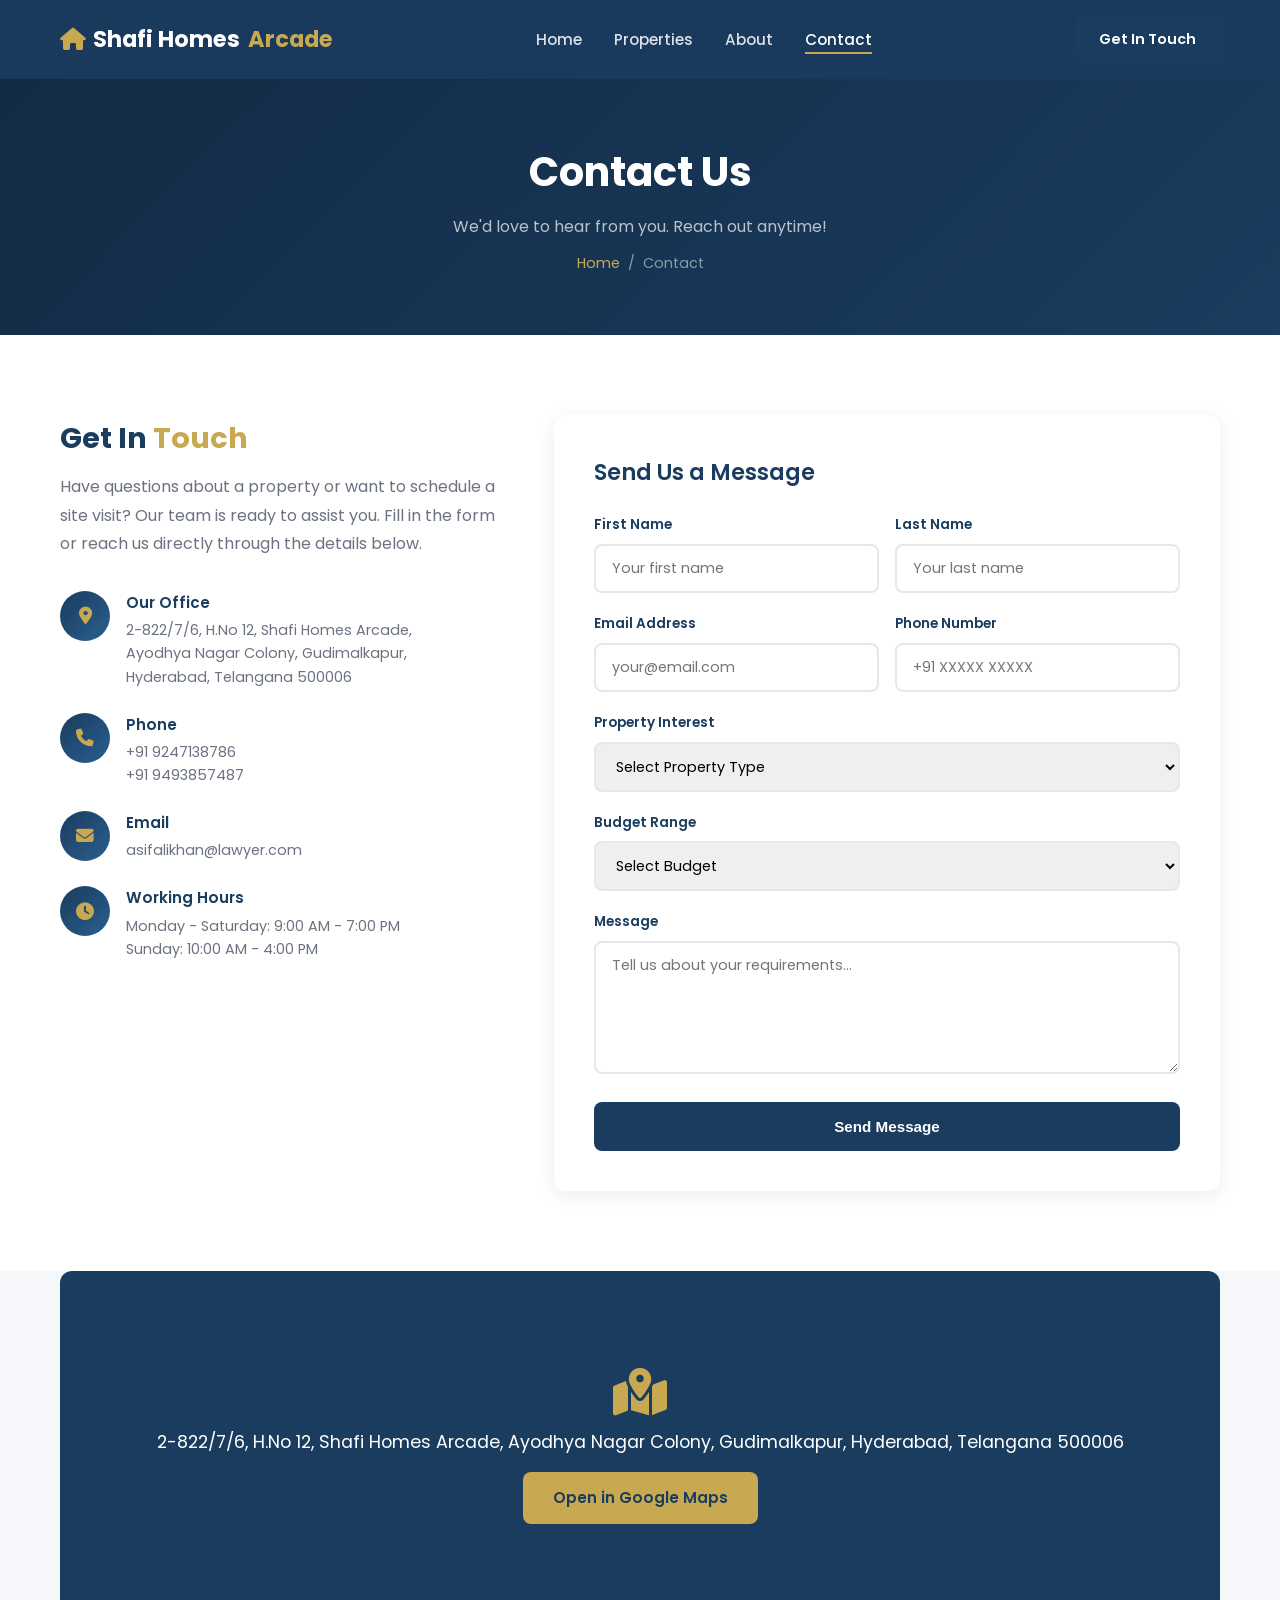
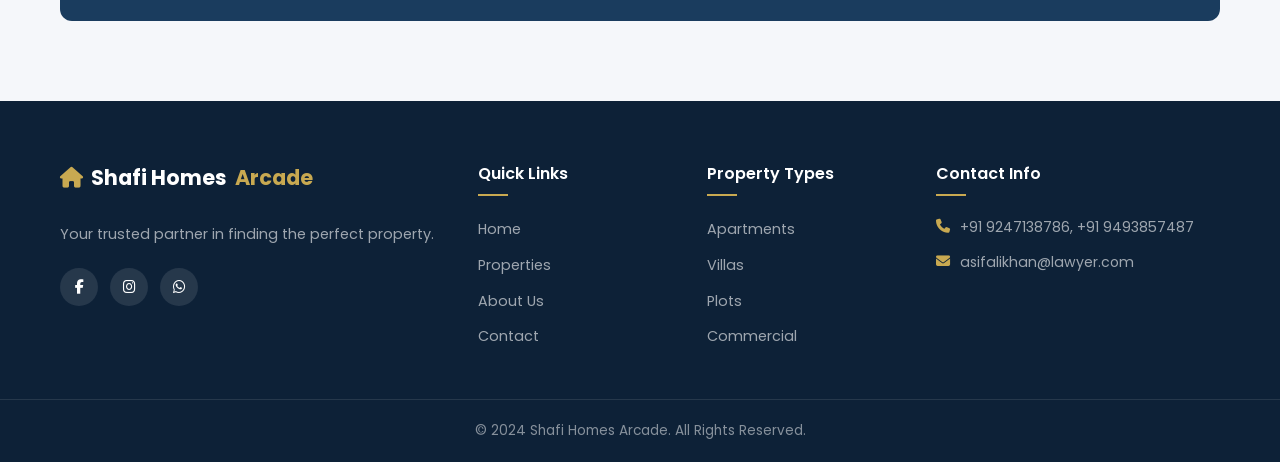
<file: contact.html>
<!DOCTYPE html>
<html lang="en">
<head>
  <meta charset="UTF-8" />
  <meta name="viewport" content="width=device-width, initial-scale=1.0" />
  <title>Contact Us - Shafi Homes Arcade</title>
  <link rel="stylesheet" href="css/style.css" />
  <link href="https://fonts.googleapis.com/css2?family=Poppins:wght@300;400;500;600;700;800&display=swap" rel="stylesheet" />
  <link rel="stylesheet" href="https://cdnjs.cloudflare.com/ajax/libs/font-awesome/6.4.0/css/all.min.css" />
</head>
<body>

  <nav class="navbar" id="navbar">
    <div class="container nav-container">
      <a href="index.html" class="logo"><i class="fas fa-home"></i> Shafi Homes <span>Arcade</span></a>
      <ul class="nav-links" id="navLinks">
        <li><a href="index.html">Home</a></li>
        <li><a href="properties.html">Properties</a></li>
        <li><a href="about.html">About</a></li>
        <li><a href="contact.html" class="active">Contact</a></li>
      </ul>
      <a href="contact.html" class="btn btn-primary nav-cta">Get In Touch</a>
      <button class="hamburger" id="hamburger"><span></span><span></span><span></span></button>
    </div>
  </nav>

  <section class="page-hero">
    <div class="container">
      <h1>Contact Us</h1>
      <p>We'd love to hear from you. Reach out anytime!</p>
      <div class="breadcrumb">
        <a href="index.html">Home</a>
        <span>/</span>
        <span>Contact</span>
      </div>
    </div>
  </section>

  <section class="contact-section">
    <div class="container">
      <div class="contact-grid">
        <div class="contact-info">
          <h2>Get In <span style="color:var(--gold)">Touch</span></h2>
          <p>Have questions about a property or want to schedule a site visit? Our team is ready to assist you. Fill in the form or reach us directly through the details below.</p>

          <div class="contact-detail">
            <div class="contact-icon"><i class="fas fa-map-marker-alt"></i></div>
            <div>
              <h4>Our Office</h4>
              <p>2-822/7/6, H.No 12, Shafi Homes Arcade,<br />Ayodhya Nagar Colony, Gudimalkapur,<br />Hyderabad, Telangana 500006</p>
            </div>
          </div>

          <div class="contact-detail">
            <div class="contact-icon"><i class="fas fa-phone"></i></div>
            <div>
              <h4>Phone</h4>
              <p>+91 9247138786<br />+91 9493857487</p>
            </div>
          </div>

          <div class="contact-detail">
            <div class="contact-icon"><i class="fas fa-envelope"></i></div>
            <div>
              <h4>Email</h4>
              <p>asifalikhan@lawyer.com</p>
            </div>
          </div>

          <div class="contact-detail">
            <div class="contact-icon"><i class="fas fa-clock"></i></div>
            <div>
              <h4>Working Hours</h4>
              <p>Monday - Saturday: 9:00 AM - 7:00 PM<br />Sunday: 10:00 AM - 4:00 PM</p>
            </div>
          </div>

          <div class="social-links" style="margin-top:24px">
            <a href="#"><i class="fab fa-facebook-f"></i></a>
            <a href="#"><i class="fab fa-instagram"></i></a>
            <a href="#"><i class="fab fa-whatsapp"></i></a>
            <a href="#"><i class="fab fa-youtube"></i></a>
          </div>
        </div>

        <div class="contact-form">
          <h3>Send Us a Message</h3>
          <form id="contactForm">
            <div class="form-row">
              <div class="form-group">
                <label>First Name</label>
                <input type="text" placeholder="Your first name" required />
              </div>
              <div class="form-group">
                <label>Last Name</label>
                <input type="text" placeholder="Your last name" required />
              </div>
            </div>
            <div class="form-row">
              <div class="form-group">
                <label>Email Address</label>
                <input type="email" placeholder="your@email.com" required />
              </div>
              <div class="form-group">
                <label>Phone Number</label>
                <input type="tel" placeholder="+91 XXXXX XXXXX" />
              </div>
            </div>
            <div class="form-group">
              <label>Property Interest</label>
              <select>
                <option>Select Property Type</option>
                <option>Apartment</option>
                <option>Villa</option>
                <option>Plot</option>
                <option>Commercial</option>
                <option>Row House</option>
              </select>
            </div>
            <div class="form-group">
              <label>Budget Range</label>
              <select>
                <option>Select Budget</option>
                <option>Under ₹50L</option>
                <option>₹50L - ₹1Cr</option>
                <option>₹1Cr - ₹2Cr</option>
                <option>Above ₹2Cr</option>
              </select>
            </div>
            <div class="form-group">
              <label>Message</label>
              <textarea rows="5" placeholder="Tell us about your requirements..."></textarea>
            </div>
            <button type="submit" class="btn btn-primary" style="width:100%;padding:14px">Send Message</button>
          </form>
        </div>
      </div>
    </div>
  </section>

  <section class="map-section">
    <div class="container">
      <div class="map-placeholder">
        <div style="text-align:center">
          <i class="fas fa-map-marked-alt" style="font-size:3rem;color:var(--gold);display:block;margin-bottom:12px"></i>
          <p>2-822/7/6, H.No 12, Shafi Homes Arcade, Ayodhya Nagar Colony, Gudimalkapur, Hyderabad, Telangana 500006</p>
          <a href="https://maps.google.com" target="_blank" class="btn btn-accent" style="margin-top:16px">Open in Google Maps</a>
        </div>
      </div>
    </div>
  </section>

  <footer class="footer">
    <div class="container footer-grid">
      <div class="footer-brand">
        <a href="index.html" class="logo logo-light"><i class="fas fa-home"></i> Shafi Homes <span>Arcade</span></a>
        <p>Your trusted partner in finding the perfect property.</p>
        <div class="social-links">
          <a href="#"><i class="fab fa-facebook-f"></i></a>
          <a href="#"><i class="fab fa-instagram"></i></a>
          <a href="#"><i class="fab fa-whatsapp"></i></a>
        </div>
      </div>
      <div class="footer-links">
        <h4>Quick Links</h4>
        <ul>
          <li><a href="index.html">Home</a></li>
          <li><a href="properties.html">Properties</a></li>
          <li><a href="about.html">About Us</a></li>
          <li><a href="contact.html">Contact</a></li>
        </ul>
      </div>
      <div class="footer-links">
        <h4>Property Types</h4>
        <ul>
          <li><a href="properties.html">Apartments</a></li>
          <li><a href="properties.html">Villas</a></li>
          <li><a href="properties.html">Plots</a></li>
          <li><a href="properties.html">Commercial</a></li>
        </ul>
      </div>
      <div class="footer-contact">
        <h4>Contact Info</h4>
        <ul>
          <li><i class="fas fa-phone"></i> +91 9247138786, +91 9493857487</li>
          <li><i class="fas fa-envelope"></i> asifalikhan@lawyer.com</li>
        </ul>
      </div>
    </div>
    <div class="footer-bottom">
      <p>&copy; 2024 Shafi Homes Arcade. All Rights Reserved.</p>
    </div>
  </footer>

  <script src="js/main.js"></script>
</body>
</html>
</file>
<file: css/style.css>
/* ===== RESET & BASE ===== */
*, *::before, *::after { box-sizing: border-box; margin: 0; padding: 0; }
html { scroll-behavior: smooth; }
body { font-family: 'Poppins', sans-serif; color: #333; background: #fff; line-height: 1.6; }
a { text-decoration: none; color: inherit; }
ul { list-style: none; }
img { max-width: 100%; display: block; }

/* ===== VARIABLES ===== */
:root {
  --navy: #1a3c5e;
  --navy-dark: #122a44;
  --gold: #c8a951;
  --gold-light: #e0c97f;
  --white: #ffffff;
  --light-bg: #f5f7fa;
  --text-muted: #6b7280;
  --border: #e5e7eb;
  --shadow: 0 4px 20px rgba(0,0,0,0.08);
  --shadow-hover: 0 8px 32px rgba(0,0,0,0.15);
  --radius: 12px;
  --transition: all 0.3s ease;
}

/* ===== UTILITIES ===== */
.container { max-width: 1200px; margin: 0 auto; padding: 0 20px; }
.section { padding: 80px 0; }
.text-center { text-align: center; }
.mt-40 { margin-top: 40px; }

/* ===== BUTTONS ===== */
.btn {
  display: inline-block;
  padding: 12px 28px;
  border-radius: 8px;
  font-weight: 600;
  font-size: 0.95rem;
  cursor: pointer;
  transition: var(--transition);
  border: 2px solid transparent;
}
.btn-primary { background: var(--navy); color: var(--white); }
.btn-primary:hover { background: var(--navy-dark); transform: translateY(-2px); box-shadow: var(--shadow-hover); }
.btn-accent { background: var(--gold); color: var(--navy); }
.btn-accent:hover { background: var(--gold-light); transform: translateY(-2px); box-shadow: var(--shadow-hover); }
.btn-outline { background: transparent; border-color: var(--navy); color: var(--navy); }
.btn-outline:hover { background: var(--navy); color: var(--white); }
.btn-outline-white { background: transparent; border-color: var(--white); color: var(--white); }
.btn-outline-white:hover { background: var(--white); color: var(--navy); }

/* ===== SECTION HEADER ===== */
.section-header { text-align: center; margin-bottom: 50px; }
.section-tag { color: var(--gold); font-weight: 600; font-size: 0.9rem; text-transform: uppercase; letter-spacing: 2px; margin-bottom: 8px; }
.section-header h2 { font-size: 2.2rem; font-weight: 700; color: var(--navy); margin-bottom: 12px; }
.section-header h2 span { color: var(--gold); }
.section-sub { color: var(--text-muted); max-width: 550px; margin: 0 auto; }

/* ===== NAVBAR ===== */
.navbar {
  position: fixed; top: 0; left: 0; right: 0; z-index: 1000;
  background: rgba(26, 60, 94, 0.95);
  backdrop-filter: blur(10px);
  padding: 16px 0;
  transition: var(--transition);
}
.navbar.scrolled { padding: 10px 0; box-shadow: 0 2px 20px rgba(0,0,0,0.2); }
.nav-container { display: flex; align-items: center; justify-content: space-between; }
.logo { font-size: 1.4rem; font-weight: 700; color: var(--white); display: flex; align-items: center; gap: 8px; }
.logo span { color: var(--gold); }
.logo i { color: var(--gold); }
.nav-links { display: flex; gap: 32px; }
.nav-links a { color: rgba(255,255,255,0.85); font-weight: 500; font-size: 0.95rem; transition: var(--transition); position: relative; }
.nav-links a::after { content: ''; position: absolute; bottom: -4px; left: 0; width: 0; height: 2px; background: var(--gold); transition: var(--transition); }
.nav-links a:hover, .nav-links a.active { color: var(--white); }
.nav-links a:hover::after, .nav-links a.active::after { width: 100%; }
.nav-cta { padding: 10px 22px; font-size: 0.9rem; }
.hamburger { display: none; flex-direction: column; gap: 5px; background: none; border: none; cursor: pointer; padding: 4px; }
.hamburger span { display: block; width: 24px; height: 2px; background: var(--white); transition: var(--transition); border-radius: 2px; }

/* ===== HERO ===== */
.hero {
  min-height: 100vh;
  background: linear-gradient(135deg, #0d2137 0%, #1a3c5e 40%, #2a5f8f 70%, #1a3c5e 100%);
  display: flex; align-items: center;
  position: relative; overflow: hidden;
  padding-top: 80px;
}
.hero::before {
  content: '';
  position: absolute; inset: 0;
  background: url('https://placehold.co/1920x1080/0d2137/1a3c5e?text=') center/cover no-repeat;
  opacity: 0.1;
}
.hero-overlay { position: absolute; inset: 0; background: radial-gradient(ellipse at 70% 50%, rgba(200,169,81,0.1) 0%, transparent 60%); }
.hero-content { position: relative; z-index: 1; max-width: 800px; }
.hero-tag { color: var(--gold); font-weight: 600; font-size: 0.9rem; text-transform: uppercase; letter-spacing: 3px; margin-bottom: 16px; }
.hero-content h1 { font-size: clamp(2.2rem, 5vw, 3.8rem); font-weight: 800; color: var(--white); line-height: 1.2; margin-bottom: 20px; }
.hero-content h1 span { color: var(--gold); }
.hero-sub { color: rgba(255,255,255,0.8); font-size: 1.1rem; margin-bottom: 40px; max-width: 550px; }

/* Search Box */
.search-box {
  background: var(--white);
  border-radius: var(--radius);
  padding: 24px;
  display: flex; gap: 16px; align-items: flex-end;
  box-shadow: 0 20px 60px rgba(0,0,0,0.3);
  flex-wrap: wrap;
}
.search-field { flex: 1; min-width: 160px; }
.search-field label { display: block; font-size: 0.8rem; font-weight: 600; color: var(--text-muted); margin-bottom: 6px; text-transform: uppercase; letter-spacing: 1px; }
.search-field select {
  width: 100%; padding: 12px 16px;
  border: 2px solid var(--border); border-radius: 8px;
  font-family: 'Poppins', sans-serif; font-size: 0.9rem; color: #333;
  background: #fff; cursor: pointer; transition: var(--transition);
  appearance: none;
  background-image: url("data:image/svg+xml,%3Csvg xmlns='http://www.w3.org/2000/svg' width='12' height='12' viewBox='0 0 12 12'%3E%3Cpath fill='%231a3c5e' d='M6 8L1 3h10z'/%3E%3C/svg%3E");
  background-repeat: no-repeat; background-position: right 12px center;
}
.search-field select:focus { outline: none; border-color: var(--navy); }
.search-btn { padding: 14px 28px; white-space: nowrap; }

/* ===== STATS ===== */
.stats { background: var(--navy); padding: 40px 0; }
.stats-grid { display: grid; grid-template-columns: repeat(4, 1fr); gap: 20px; text-align: center; }
.stat-item h3 { font-size: 2.2rem; font-weight: 800; color: var(--gold); }
.stat-item p { color: rgba(255,255,255,0.8); font-size: 0.9rem; margin-top: 4px; }

/* ===== PROPERTY CARDS ===== */
.featured-properties { background: var(--light-bg); }
.properties-grid { display: grid; grid-template-columns: repeat(3, 1fr); gap: 28px; }
.property-card {
  background: var(--white); border-radius: var(--radius);
  overflow: hidden; box-shadow: var(--shadow);
  transition: var(--transition);
}
.property-card:hover { transform: translateY(-6px); box-shadow: var(--shadow-hover); }
.card-img-wrap { position: relative; overflow: hidden; height: 220px; }
.card-img-wrap img { width: 100%; height: 100%; object-fit: cover; transition: transform 0.4s ease; }
.property-card:hover .card-img-wrap img { transform: scale(1.05); }
.badge {
  position: absolute; top: 14px; padding: 4px 12px;
  border-radius: 20px; font-size: 0.75rem; font-weight: 600;
}
.badge-sale { left: 14px; background: var(--navy); color: var(--white); }
.badge-rent { left: 14px; background: #16a34a; color: var(--white); }
.badge-featured { right: 14px; background: var(--gold); color: var(--navy); }
.card-body { padding: 20px; }
.card-body h3 { font-size: 1.1rem; font-weight: 600; color: var(--navy); margin-bottom: 8px; }
.card-location { color: var(--text-muted); font-size: 0.85rem; margin-bottom: 14px; }
.card-location i { color: var(--gold); margin-right: 4px; }
.card-meta { display: flex; gap: 16px; margin-bottom: 16px; padding-bottom: 16px; border-bottom: 1px solid var(--border); }
.card-meta span { font-size: 0.82rem; color: var(--text-muted); }
.card-meta i { color: var(--navy); margin-right: 4px; }
.card-footer { display: flex; align-items: center; justify-content: space-between; }
.price { font-size: 1.25rem; font-weight: 700; color: var(--gold); }

/* ===== WHY US ===== */
.why-us { background: var(--white); }
.features-grid { display: grid; grid-template-columns: repeat(3, 1fr); gap: 28px; }
.feature-card {
  background: var(--light-bg); border-radius: var(--radius);
  padding: 32px 24px; text-align: center;
  transition: var(--transition); border: 2px solid transparent;
}
.feature-card:hover { border-color: var(--gold); background: var(--white); box-shadow: var(--shadow-hover); transform: translateY(-4px); }
.feature-icon {
  width: 70px; height: 70px; border-radius: 50%;
  background: linear-gradient(135deg, var(--navy), #2a5f8f);
  display: flex; align-items: center; justify-content: center;
  margin: 0 auto 20px;
}
.feature-icon i { font-size: 1.6rem; color: var(--gold); }
.feature-card h3 { font-size: 1.05rem; font-weight: 600; color: var(--navy); margin-bottom: 10px; }
.feature-card p { color: var(--text-muted); font-size: 0.9rem; line-height: 1.7; }

/* ===== TESTIMONIALS ===== */
.testimonials { background: var(--light-bg); }
.testimonials-grid { display: grid; grid-template-columns: repeat(3, 1fr); gap: 28px; }
.testimonial-card {
  background: var(--white); border-radius: var(--radius);
  padding: 28px; box-shadow: var(--shadow);
  transition: var(--transition);
}
.testimonial-card:hover { transform: translateY(-4px); box-shadow: var(--shadow-hover); }
.stars { color: var(--gold); margin-bottom: 14px; font-size: 0.9rem; }
.testimonial-card > p { color: var(--text-muted); font-size: 0.9rem; line-height: 1.8; margin-bottom: 20px; font-style: italic; }
.testimonial-author { display: flex; align-items: center; gap: 12px; }
.testimonial-author img { width: 50px; height: 50px; border-radius: 50%; object-fit: cover; }
.testimonial-author h4 { font-size: 0.95rem; font-weight: 600; color: var(--navy); }
.testimonial-author span { font-size: 0.8rem; color: var(--text-muted); }

/* ===== CTA BANNER ===== */
.cta-banner {
  background: linear-gradient(135deg, var(--navy) 0%, #2a5f8f 100%);
  padding: 80px 0; text-align: center;
  position: relative; overflow: hidden;
}
.cta-banner::before {
  content: ''; position: absolute; top: -50%; right: -10%;
  width: 400px; height: 400px; border-radius: 50%;
  background: rgba(200,169,81,0.1);
}
.cta-content { position: relative; z-index: 1; }
.cta-banner h2 { font-size: 2.2rem; font-weight: 700; color: var(--white); margin-bottom: 14px; }
.cta-banner p { color: rgba(255,255,255,0.8); font-size: 1.05rem; margin-bottom: 32px; }
.cta-buttons { display: flex; gap: 16px; justify-content: center; flex-wrap: wrap; }

/* ===== FOOTER ===== */
.footer { background: #0d2137; padding: 60px 0 0; }
.footer-grid { display: grid; grid-template-columns: 2fr 1fr 1fr 1.5fr; gap: 40px; padding-bottom: 40px; }
.footer-brand .logo-light { color: var(--white); font-size: 1.3rem; margin-bottom: 16px; display: inline-flex; }
.footer-brand p { color: rgba(255,255,255,0.6); font-size: 0.9rem; line-height: 1.8; margin-top: 12px; margin-bottom: 20px; }
.social-links { display: flex; gap: 12px; }
.social-links a {
  width: 38px; height: 38px; border-radius: 50%;
  background: rgba(255,255,255,0.1); color: var(--white);
  display: flex; align-items: center; justify-content: center;
  font-size: 0.9rem; transition: var(--transition);
}
.social-links a:hover { background: var(--gold); color: var(--navy); }
.footer-links h4, .footer-contact h4 { color: var(--white); font-size: 1rem; font-weight: 600; margin-bottom: 20px; position: relative; padding-bottom: 10px; }
.footer-links h4::after, .footer-contact h4::after { content: ''; position: absolute; bottom: 0; left: 0; width: 30px; height: 2px; background: var(--gold); }
.footer-links ul li { margin-bottom: 10px; }
.footer-links ul li a { color: rgba(255,255,255,0.6); font-size: 0.9rem; transition: var(--transition); }
.footer-links ul li a:hover { color: var(--gold); padding-left: 6px; }
.footer-contact ul li { display: flex; gap: 10px; color: rgba(255,255,255,0.6); font-size: 0.88rem; margin-bottom: 12px; line-height: 1.6; }
.footer-contact ul li i { color: var(--gold); margin-top: 3px; flex-shrink: 0; }
.footer-bottom { border-top: 1px solid rgba(255,255,255,0.1); padding: 20px 0; text-align: center; }
.footer-bottom p { color: rgba(255,255,255,0.5); font-size: 0.85rem; }
.footer-bottom i { color: #e74c3c; }

/* ===== PAGE HERO (inner pages) ===== */
.page-hero {
  background: linear-gradient(135deg, var(--navy-dark) 0%, var(--navy) 100%);
  padding: 140px 0 60px; text-align: center;
}
.page-hero h1 { font-size: 2.5rem; font-weight: 700; color: var(--white); margin-bottom: 10px; }
.page-hero p { color: rgba(255,255,255,0.7); font-size: 1rem; }
.breadcrumb { display: flex; justify-content: center; gap: 8px; margin-top: 12px; }
.breadcrumb a { color: var(--gold); font-size: 0.9rem; }
.breadcrumb span { color: rgba(255,255,255,0.5); font-size: 0.9rem; }

/* ===== PROPERTIES PAGE ===== */
.properties-page { background: var(--light-bg); padding: 60px 0; }
.properties-layout { display: grid; grid-template-columns: 280px 1fr; gap: 32px; }
.filter-sidebar { background: var(--white); border-radius: var(--radius); padding: 28px; box-shadow: var(--shadow); height: fit-content; }
.filter-sidebar h3 { font-size: 1.1rem; font-weight: 600; color: var(--navy); margin-bottom: 24px; padding-bottom: 12px; border-bottom: 2px solid var(--border); }
.filter-group { margin-bottom: 24px; }
.filter-group label { display: block; font-size: 0.85rem; font-weight: 600; color: var(--navy); margin-bottom: 10px; }
.filter-group select, .filter-group input {
  width: 100%; padding: 10px 14px;
  border: 2px solid var(--border); border-radius: 8px;
  font-family: 'Poppins', sans-serif; font-size: 0.9rem;
  transition: var(--transition);
}
.filter-group select:focus, .filter-group input:focus { outline: none; border-color: var(--navy); }
.filter-group .checkbox-group { display: flex; flex-direction: column; gap: 8px; }
.filter-group .checkbox-group label { font-weight: 400; color: var(--text-muted); display: flex; align-items: center; gap: 8px; cursor: pointer; }
.filter-group .checkbox-group input[type=checkbox] { width: auto; }
.filter-btn { width: 100%; margin-top: 8px; }
.properties-results h3 { font-size: 1rem; color: var(--text-muted); margin-bottom: 24px; }
.properties-results h3 span { color: var(--navy); font-weight: 600; }
.results-grid { display: grid; grid-template-columns: repeat(2, 1fr); gap: 24px; }

/* ===== ABOUT PAGE ===== */
.about-intro { padding: 80px 0; }
.about-grid { display: grid; grid-template-columns: 1fr 1fr; gap: 60px; align-items: center; }
.about-img { border-radius: var(--radius); overflow: hidden; box-shadow: var(--shadow-hover); }
.about-img img { width: 100%; height: 400px; object-fit: cover; }
.about-text .section-tag { text-align: left; }
.about-text h2 { font-size: 2rem; font-weight: 700; color: var(--navy); margin-bottom: 16px; }
.about-text h2 span { color: var(--gold); }
.about-text p { color: var(--text-muted); line-height: 1.8; margin-bottom: 16px; }
.about-stats { display: grid; grid-template-columns: repeat(2, 1fr); gap: 20px; margin-top: 28px; }
.about-stat { background: var(--light-bg); border-radius: 10px; padding: 20px; text-align: center; }
.about-stat h3 { font-size: 1.8rem; font-weight: 800; color: var(--gold); }
.about-stat p { font-size: 0.85rem; color: var(--text-muted); }
.team-section { background: var(--light-bg); padding: 80px 0; }
.team-grid { display: grid; grid-template-columns: repeat(4, 1fr); gap: 24px; }
.team-card { background: var(--white); border-radius: var(--radius); overflow: hidden; box-shadow: var(--shadow); text-align: center; transition: var(--transition); }
.team-card:hover { transform: translateY(-6px); box-shadow: var(--shadow-hover); }
.team-card img { width: 100%; height: 220px; object-fit: cover; }
.team-card-body { padding: 20px; }
.team-card h3 { font-size: 1rem; font-weight: 600; color: var(--navy); margin-bottom: 4px; }
.team-card p { font-size: 0.85rem; color: var(--gold); font-weight: 500; margin-bottom: 12px; }
.team-social { display: flex; justify-content: center; gap: 10px; }
.team-social a { width: 32px; height: 32px; border-radius: 50%; background: var(--light-bg); color: var(--navy); display: flex; align-items: center; justify-content: center; font-size: 0.8rem; transition: var(--transition); }
.team-social a:hover { background: var(--navy); color: var(--white); }

/* ===== CONTACT PAGE ===== */
.contact-section { padding: 80px 0; }
.contact-grid { display: grid; grid-template-columns: 1fr 1.5fr; gap: 50px; }
.contact-info h2 { font-size: 1.8rem; font-weight: 700; color: var(--navy); margin-bottom: 12px; }
.contact-info > p { color: var(--text-muted); margin-bottom: 32px; line-height: 1.8; }
.contact-detail { display: flex; gap: 16px; margin-bottom: 24px; }
.contact-icon { width: 50px; height: 50px; border-radius: 50%; background: linear-gradient(135deg, var(--navy), #2a5f8f); display: flex; align-items: center; justify-content: center; flex-shrink: 0; }
.contact-icon i { color: var(--gold); font-size: 1.1rem; }
.contact-detail h4 { font-size: 0.95rem; font-weight: 600; color: var(--navy); margin-bottom: 4px; }
.contact-detail p { font-size: 0.9rem; color: var(--text-muted); }
.contact-form { background: var(--white); border-radius: var(--radius); padding: 40px; box-shadow: var(--shadow); }
.contact-form h3 { font-size: 1.4rem; font-weight: 600; color: var(--navy); margin-bottom: 24px; }
.form-row { display: grid; grid-template-columns: 1fr 1fr; gap: 16px; }
.form-group { margin-bottom: 20px; }
.form-group label { display: block; font-size: 0.85rem; font-weight: 600; color: var(--navy); margin-bottom: 8px; }
.form-group input, .form-group select, .form-group textarea {
  width: 100%; padding: 12px 16px;
  border: 2px solid var(--border); border-radius: 8px;
  font-family: 'Poppins', sans-serif; font-size: 0.9rem;
  transition: var(--transition); resize: vertical;
}
.form-group input:focus, .form-group select:focus, .form-group textarea:focus { outline: none; border-color: var(--navy); }
.map-section { background: var(--light-bg); padding: 0 0 80px; }
.map-placeholder { background: var(--navy); border-radius: var(--radius); height: 350px; display: flex; align-items: center; justify-content: center; color: var(--white); font-size: 1.1rem; }

/* ===== RESPONSIVE ===== */
@media (max-width: 1024px) {
  .properties-grid { grid-template-columns: repeat(2, 1fr); }
  .features-grid { grid-template-columns: repeat(2, 1fr); }
  .testimonials-grid { grid-template-columns: repeat(2, 1fr); }
  .footer-grid { grid-template-columns: 1fr 1fr; }
  .team-grid { grid-template-columns: repeat(2, 1fr); }
  .properties-layout { grid-template-columns: 1fr; }
  .results-grid { grid-template-columns: repeat(2, 1fr); }
}
@media (max-width: 768px) {
  .nav-links { display: none; flex-direction: column; position: absolute; top: 100%; left: 0; right: 0; background: var(--navy-dark); padding: 20px; gap: 16px; }
  .nav-links.open { display: flex; }
  .nav-cta { display: none; }
  .hamburger { display: flex; }
  .stats-grid { grid-template-columns: repeat(2, 1fr); }
  .properties-grid { grid-template-columns: 1fr; }
  .features-grid { grid-template-columns: 1fr; }
  .testimonials-grid { grid-template-columns: 1fr; }
  .footer-grid { grid-template-columns: 1fr; }
  .about-grid { grid-template-columns: 1fr; }
  .contact-grid { grid-template-columns: 1fr; }
  .form-row { grid-template-columns: 1fr; }
  .team-grid { grid-template-columns: repeat(2, 1fr); }
  .results-grid { grid-template-columns: 1fr; }
  .search-box { flex-direction: column; }
  .search-field { min-width: 100%; }
  .cta-buttons { flex-direction: column; align-items: center; }
}
@media (max-width: 480px) {
  .stats-grid { grid-template-columns: repeat(2, 1fr); }
  .team-grid { grid-template-columns: 1fr; }
  .section-header h2 { font-size: 1.7rem; }
}
</file>
